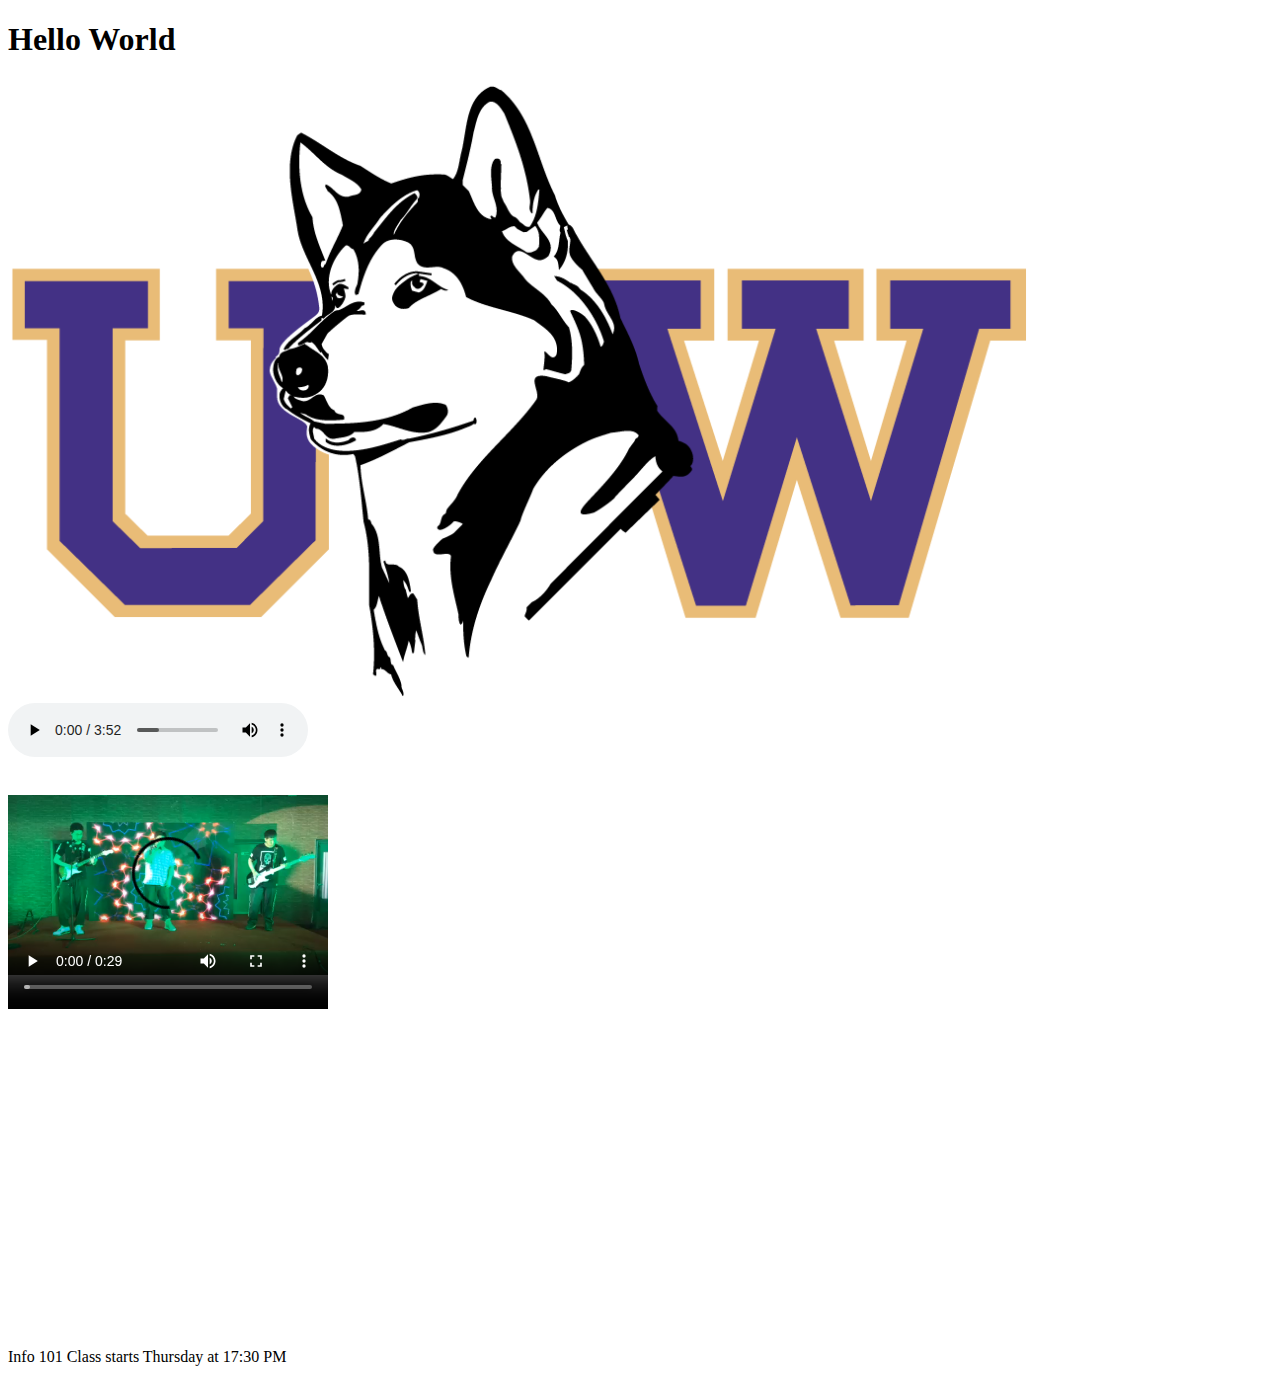
<file: embeddingOriginalWork.html>
<!DOCTYPE html>
<html>
     <head>
          <title>Hello World</title>   
     </head>
     <body>
          <h1>Hello World</h1>
          <img src="Huskies.jpg">
          <br>
          <audio controls>
               <source src="My Love.mp3">
          Your browser does not support the video tag.
          </audio>
          <br>
          <video width="320" height="248" controls>
               <source src="Band.mp4">
          Your browser does not support the video tag. 
          </video>
          <br>  
           <!-- 1. The <iframe> (and video player) will replace this <div> tag. -->
    <div id="player"></div>
    <script>
      // 2. This code loads the IFrame Player API code asynchronously.
      var tag = document.createElement('script');

      tag.src = "https://www.youtube.com/iframe_api";
      var firstScriptTag = document.getElementsByTagName('script')[0];
      firstScriptTag.parentNode.insertBefore(tag, firstScriptTag);

      // 3. This function creates an <iframe> (and YouTube player)
      //    after the API code downloads.
      var player;
      function onYouTubeIframeAPIReady() {
        player = new YT.Player('player', {
          height: '360',
          width: '640',
          videoId: 'M7lc1UVf-VE',
          events: {
            'onReady': onPlayerReady,
            'onStateChange': onPlayerStateChange
          }
        });
      }

      // 4. The API will call this function when the video player is ready.
      function onPlayerReady(event) {
        event.target.playVideo();
      }

      // 5. The API calls this function when the player's state changes.
      //    The function indicates that when playing a video (state=1),
      //    the player should play for six seconds and then stop.
      var done = false;
      function onPlayerStateChange(event) {
        if (event.data == YT.PlayerState.PLAYING && !done) {
          setTimeout(stopVideo, 6000);
          done = true;
        }
      }
      function stopVideo() {
        player.stopVideo();
      }
    </script>
    <iframe width="560" height="315" src="https://www.youtube-nocookie.com/embed/Q2379f783v4?start=180" frameborder="0" allow="autoplay; encrypted-media" allowfullscreen></iframe>
  </body>
</html>
    <body>
</html>
<p> Info 101 Class starts<time datetime="2017-10-04 17:30"> Thursday at 17:30 PM</time>
</file>
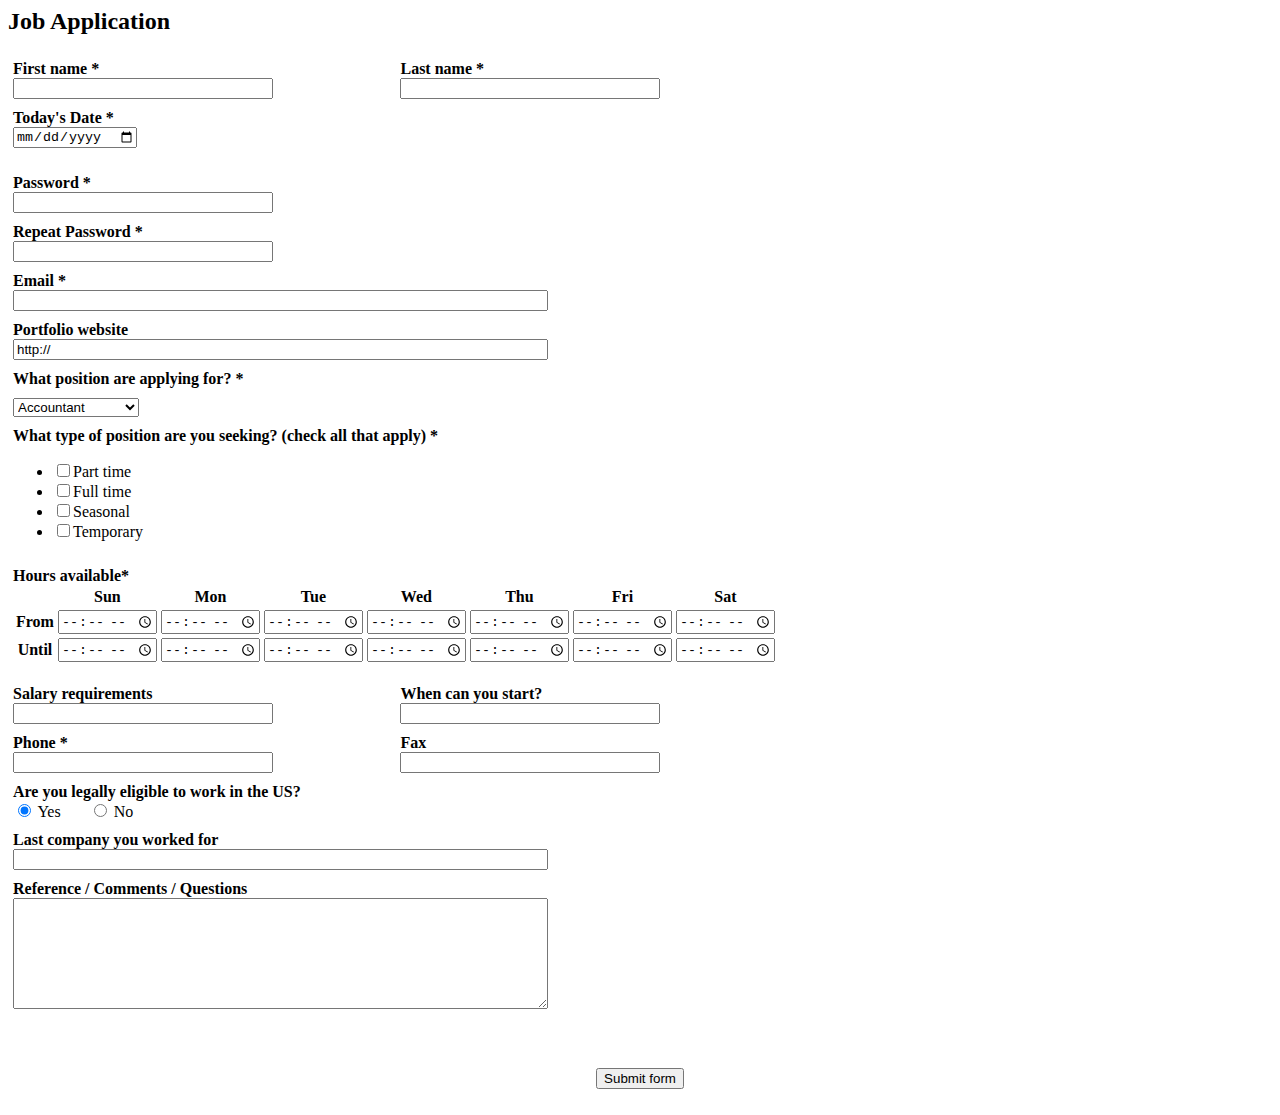
<file: jobApplicationForm.html>
<h2>Job Application</h2>

<form action="html_form_action.asp"method="post"></form>

<table border="0" cellpadding="5" cellspacing="0">
<tr>
<td style="width:50%">
<b>First name *</b><br />
<input name="First_Name" type="text" maxlength="50" style="width:260px" />
</td>
<td style="width:50%">
<b>Last name *</b><br />
<input name="Last_Name" type="text" maxlength="50" style="width:260px" />
</td>
</tr>
<tr>
<td colspan="4">

        <!doc Type Html>
        <html lang="en">
        <Head>
        <Meta char set="utf-8"/>
        <Title>Dates Example </Title>
        </head>
        <body>
        <form>
        <b>Today's Date * </b><br /><input type= "date" name="dateToday" placeholder="Today's Date" required>
    </td>
</tr>
<tr>
<td colspan="1">

<b>Password *</b><br />
<input name="Password" type="text" maxlength="50" style="width:260px" />
</td>
</tr>
<tr>
<td colspan="2">

<b>Repeat Password *</b><br />
<input name="Repeat Password" type="text" maxlength="50" style="width: 260px" />
</td>
</tr>
<tr>
<td colspan="2">

<b>Email *</b><br />
<input name="Email_Address" type="text" maxlength="100" style="width:535px" />
</td>
</tr>
<tr>
<td colspan="2">

<b>Portfolio website</b><br />
<input name="Portfolio" type="text" maxlength="255" value="http://" style="width:535px" />
</td>
</tr>
<tr>
<td colspan="2">

        <b> What position are applying for? *</b><br />

    </td>
</tr>
<tr>
<td colspan="2">


        <select name="job"> 
             <option value="Job 1">Accountant</option>
             <option value="Job 2">Human Resource</option> 
             <option value="Job 3">Technician</option>
             <option value="audi">Public Relation</option> </select>
            </td>
        </tr>
        <tr>
        <td colspan="2">

<b>What type of position are you seeking? (check all that apply) *</b><br />
<ul>
    <li><input name="position_pt" value="parttime" type="checkbox">Part time</li>
    <li><input name="position_ft" value="fulltime" type="checkbox">Full time</li>
    <li><input name="position_sl" value="seasonal" type="checkbox">Seasonal</li>
    <li><input name="position_tp" value="temporary" type="checkbox">Temporary</li>
</td>
</tr>
<tr>
<td colspan="2">

<b>Hours available*</b><br />
			<table>
				<tbody><tr>
					<td></td>
					<th>Sun</th>
					<th>Mon</th>
					<th>Tue</th>
					<th>Wed</th>
					<th>Thu</th>
					<th>Fri</th>
					<th>Sat</th>
				</tr>
				<tr>
					<th>From</th>
					<td><input size="5" name="su_from" type="time"></td>
					<td><input size="5" name="mo_from" type="time"></td>
					<td><input size="5" name="tu_from" type="time"></td>
					<td><input size="5" name="we_from" type="time"></td>
					<td><input size="5" name="th_from" type="time"></td>
					<td><input size="5" name="fr_from" type="time"></td>
					<td><input size="5" name="sa_from" type="time"></td>
				</tr>
				<tr>
					<th>Until</th>
					<td><input size="5" name="su_until" type="time"></td>
					<td><input size="5" name="mo_until" type="time"></td>
					<td><input size="5" name="tu_until" type="time"></td>
					<td><input size="5" name="we_until" type="time"></td>
					<td><input size="5" name="th_until" type="time"></td>
					<td><input size="5" name="fr_until" type="time"></td>
					<td><input size="5" name="sa_until" type="time"></td>
				</tr>
			</tbody></table>
		</div>
    </td>
</tr>
<tr>
<td colspan="2">

</ul>
</td>
</tr>
<tr>
<td style="width:50%">
<b>Salary requirements</b><br />
<input name="Salary" type="text" maxlength="50" style="width:260px" />
</td>
<td style="width:50%">
<b>When can you start?</b><br />
<input name="StartDate" type="text" maxlength="50" style="width:260px" />
</td>
</tr>
<tr>
<td style="width:50%">
<b>Phone *</b><br />
<input name="Phone" type="text" maxlength="50" style="width:260px" />
</td>
<td style="width:50%">
<b>Fax</b><br />
<input name="Fax" type="text" maxlength="50" style="width:260px" />
</td>
</tr>
<tr>
<td colspan="2">

<b>Are you legally eligible to work in the US?</b><br />
<input name="Relocate" type="radio" value="Yes" checked="checked" /> Yes &nbsp; &nbsp; &nbsp;
<input name="Relocate" type="radio" value="No" /> No &nbsp; &nbsp; &nbsp;
</td>
</tr>
<tr>
<td colspan="2">

<b>Last company you worked for</b><br />
<input name="Organization" type="text" maxlength="100" style="width:535px" />
</td>
</tr>
<tr>
<td colspan="2">
<b>Reference / Comments / Questions</b><br />
<textarea name="Reference" rows="7" cols="40" style="width:535px"></textarea>
</td>
</tr>
</table>
<br />
<div style="text-align:center;">
<table border="0" cellpadding="0" cellspacing="0" style="text-align:center; width:300px; margin:auto;">
<tr><td colspan="2" style="padding-bottom:18px;">

<br /><br />
<input value="Submit form" type="submit">
</div>
</form>
</file>
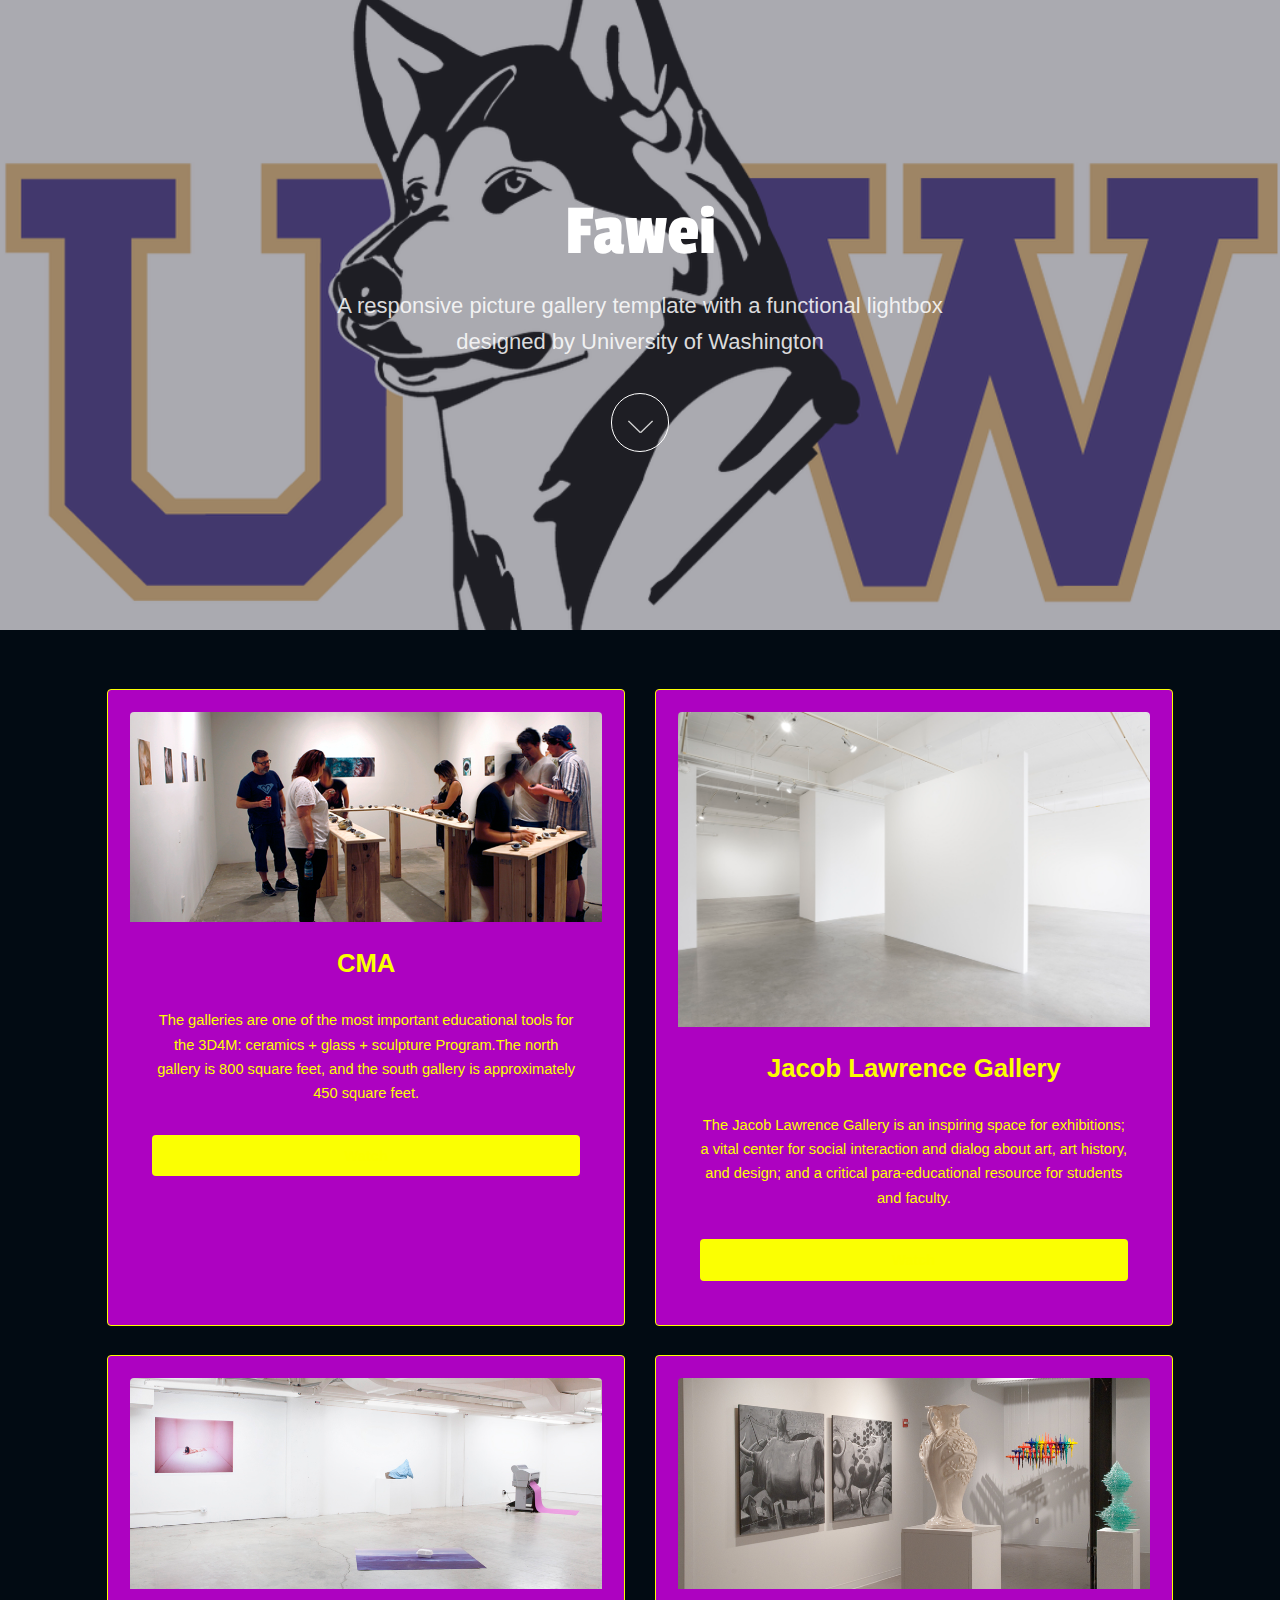
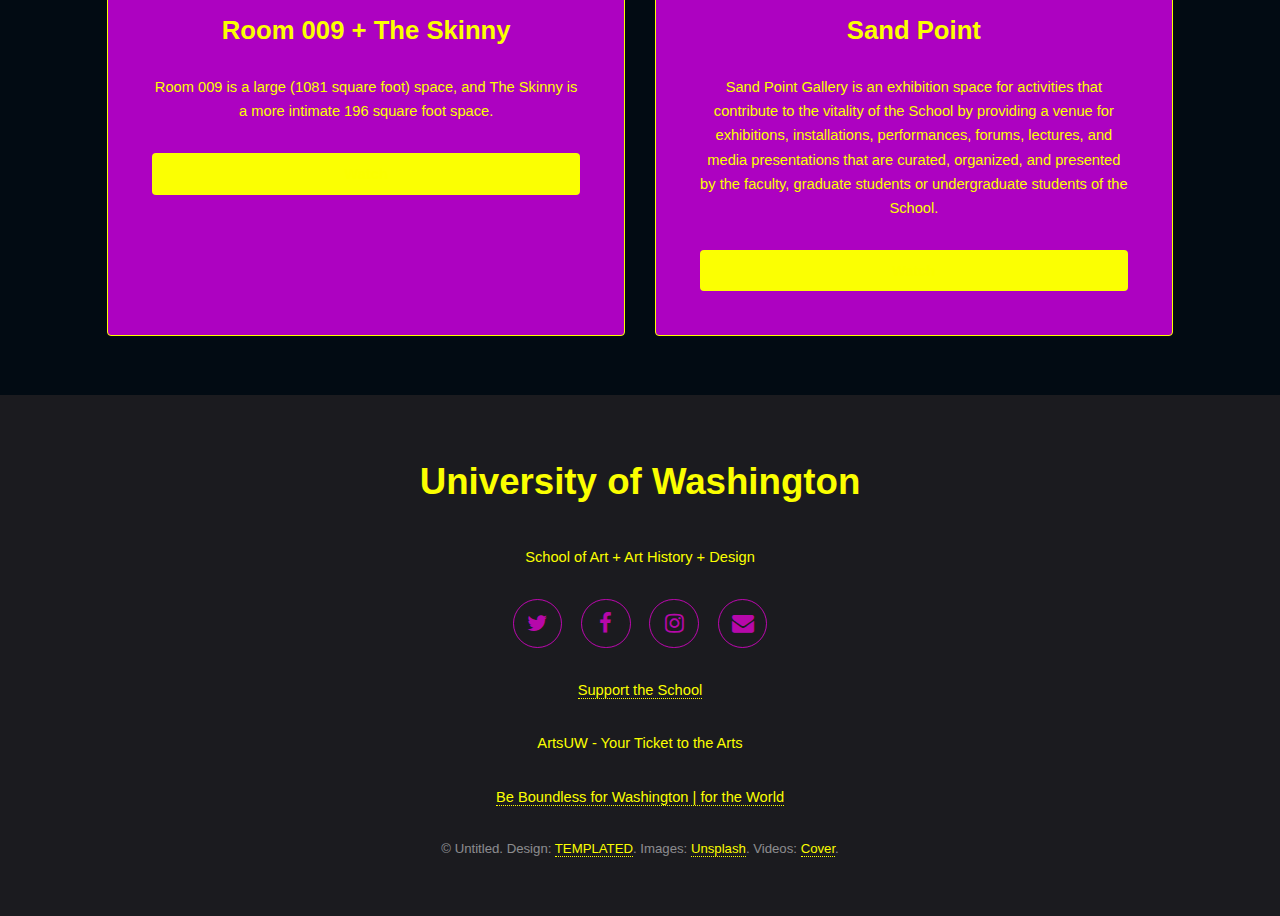
<file: myFunSite.html>
<!DOCTYPE HTML>
<!--
	Full Motion by TEMPLATED
	templated.co @templatedco
	Released for free under the Creative Commons Attribution 3.0 license (templated.co/license)
-->
<html>
	<head>
					<title>Fawei</title>
					<meta charset="utf-8" />
					<meta name="viewport" content="width=device-width, initial-scale=1" />
					<link rel="stylesheet" href="assets/css/main.css" />
	</head>
	<body id="top">

			<!-- Banner -->
			<!--
				To use a video as your background, set data-video to the name of your video without
				its extension (eg. images/banner). Your video must be available in both .mp4 and .webm
				formats to work correctly.
			-->
				<section id="banner" data-video="images/banner">
					<div class="inner">
						<header>
							<h1>Fawei</h1>
							<p>A responsive picture gallery template with a functional lightbox<br />
							designed by University of Washington</p>
						</header>
						<a href="#main" class="more">Learn More</a>
					</div>
				</section>

			<!-- Main -->
				<div id="main">
					<div class="inner">

					<!-- Boxes -->
						<div class="thumbnails">

							<div class="box">
								<a href="https://youtu.be/s6zR2T9vn2c" class="image fit"><img src="images/pic01.jpg" alt="" /></a>
								<div class="inner">
									<h3>CMA</h3>
									<p>The galleries are one of the most important educational tools for the 3D4M: ceramics + glass + sculpture Program.The north gallery is 800 square feet, and the south gallery is approximately 450 square feet. </p>
									<a href="https://youtu.be/s6zR2T9vn2c" class="button fit" data-poptrox="youtube,800x400">Watch</a>
								</div>
							</div>

							<div class="box">
								<a href="https://youtu.be/s6zR2T9vn2c" class="image fit"><img src="images/pic02.jpg" alt="" /></a>
								<div class="inner">
									<h3>Jacob Lawrence Gallery</h3>
									<p>The Jacob Lawrence Gallery is an inspiring space for exhibitions; a vital center for social interaction and dialog about art, art history, and design; and a critical para-educational resource for students and faculty.</p>
									<a href="https://youtu.be/s6zR2T9vn2c" class="button style2 fit" data-poptrox="youtube,800x400">Watch</a>
								</div>
							</div>
					
							<div class="box">
								<a href="https://youtu.be/s6zR2T9vn2c" class="image fit"><img src="images/pic03.jpg" alt="" /></a>
								<div class="inner">
									<h3>Room 009 + The Skinny</h3>
									<p>Room 009 is a large (1081 square foot) space, and The Skinny is a more intimate 196 square foot space.</p>
									<a href="https://youtu.be/s6zR2T9vn2c" class="button style2 fit" data-poptrox="youtube,800x400">Watch</a>
								</div>
							</div>

							<div class="box">
								<a href="https://youtu.be/s6zR2T9vn2c" class="image fit"><img src="images/pic04.jpg" alt="" /></a>
								<div class="inner">
									<h3>Sand Point</h3>
									<p>Sand Point Gallery is an exhibition space for activities that contribute to the vitality of the School by providing a venue for exhibitions, installations, performances, forums, lectures, and media presentations that are curated, organized, and presented by the faculty, graduate students or undergraduate students of the School.</p>
									<a href="https://youtu.be/s6zR2T9vn2c" class="button style3 fit" data-poptrox="youtube,800x400">Watch</a>
								</div>
							</div>

						</div>

					</div>
				</div>

			<!-- Footer -->
				<footer id="footer">
					<div class="inner">
						<h2>University of Washington</h2>
						<p>School of Art + Art History + Design</p>

						<ul class="icons">
							<li><a href="#" class="icon fa-twitter"><span class="label">Twitter</span></a></li>
							<li><a href="#" class="icon fa-facebook"><span class="label">Facebook</span></a></li>
							<li><a href="#" class="icon fa-instagram"><span class="label">Instagram</span></a></li>
							<li><a href="#" class="icon fa-envelope"><span class="label">Email</span></a></li>
						</ul>
						<p><a class="soa-button" href="/support-us">Support the School</a></p>
						<p><a href="http://www.artsuw.org"><span class="social-media-artsuwbadge-white" style="display: block;">ArtsUW - Your Ticket to the Arts</span></a></p>
						<p><a class="campaign-tagline-link" href="https://artsci.washington.edu/boundless">Be Boundless for Washington | for the World</a></p>
						  
						  </section><section class="block block-block block-block-11">
						</ul>
						<p class="copyright">&copy; Untitled. Design: <a href="https://templated.co">TEMPLATED</a>. Images: <a href="https://unsplash.com/">Unsplash</a>. Videos: <a href="http://coverr.co/">Cover</a>.</p>
					</div>
					
				</footer>

		<!-- Scripts -->
			<script src="assets/js/jquery.min.js"></script>
			<script src="assets/js/jquery.scrolly.min.js"></script>
			<script src="assets/js/jquery.poptrox.min.js"></script>
			<script src="assets/js/skel.min.js"></script>
			<script src="assets/js/util.js"></script>
			<script src="assets/js/main.js"></script>

	</body>
</html>
</file>
<file: assets/css/main.css>
@charset "UTF-8";
@import url(font-awesome.min.css);
@import url("https://fonts.googleapis.com/css?family=Source+Sans+Pro:300,400|Passion+One:400");

/*
	Full Motion by TEMPLATED
	templated.co @templatedco
	Released for free under the Creative Commons Attribution 3.0 license (templated.co/license)
*/

/* Reset */

	html, body, div, span, applet, object, iframe, h1, h2, h3, h4, h5, h6, p, blockquote, pre, a, abbr, acronym, address, big, cite, code, del, dfn, em, img, ins, kbd, q, s, samp, small, strike, strong, sub, sup, tt, var, b, u, i, center, dl, dt, dd, ol, ul, li, fieldset, form, label, legend, table, caption, tbody, tfoot, thead, tr, th, td, article, aside, canvas, details, embed, figure, figcaption, footer, header, hgroup, menu, nav, output, ruby, section, summary, time, mark, audio, video {
		margin: 0;
		padding: 0;
		border: 0;
		font-size: 100%;
		font: inherit;
		vertical-align: baseline;
	}

	article, aside, details, figcaption, figure, footer, header, hgroup, menu, nav, section {
		display: block;
	}

	body {
		line-height: 1;
	}

	ol, ul {
		list-style: none;
	}

	blockquote, q {
		quotes: none;
	}

	blockquote:before, blockquote:after, q:before, q:after {
		content: '';
		content: none;
	}

	table {
		border-collapse: collapse;
		border-spacing: 0;
	}

	body {
		-webkit-text-size-adjust: none;
	}

/* Box Model */

*, *:before, *:after {
	-moz-box-sizing: border-box;
	-webkit-box-sizing: border-box;
	box-sizing: border-box;
}

/* Basic */

	@-ms-viewport {
		width: device-width;
	}

	body {
		-ms-overflow-style: scrollbar;
	}

	@media screen and (max-width: 480px) {

		html, body {
			min-width: 320px;
		}

	}

	body {
		background: #202024;
	}

		body.is-loading *, body.is-loading *:before, body.is-loading *:after {
			-moz-animation: none !important;
			-webkit-animation: none !important;
			-ms-animation: none !important;
			animation: none !important;
			-moz-transition: none !important;
			-webkit-transition: none !important;
			-ms-transition: none !important;
			transition: none !important;
		}

/* Type */

	body, input, select, textarea {
		color: rgba(255, 255, 255, 0.75);
		font-family: "Source Sans Pro", sans-serif;
		font-size: 14pt;
		font-weight: 300;
		line-height: 1.65;
	}

		@media screen and (max-width: 1680px) {

			body, input, select, textarea {
				font-size: 11pt;
			}

		}

		@media screen and (max-width: 1280px) {

			body, input, select, textarea {
				font-size: 11pt;
			}

		}

		@media screen and (max-width: 980px) {

			body, input, select, textarea {
				font-size: 12pt;
			}

		}

		@media screen and (max-width: 736px) {

			body, input, select, textarea {
				font-size: 12pt;
			}

		}

		@media screen and (max-width: 480px) {

			body, input, select, textarea {
				font-size: 12pt;
			}

		}

	a {
		-moz-transition: background-color 0.2s ease-in-out, color 0.2s ease-in-out;
		-webkit-transition: background-color 0.2s ease-in-out, color 0.2s ease-in-out;
		-ms-transition: background-color 0.2s ease-in-out, color 0.2s ease-in-out;
		transition: background-color 0.2s ease-in-out, color 0.2s ease-in-out;
		color: hsla(295, 100%, 49%, 0.75);
		text-decoration: none;
		border-bottom: 1px dotted;
		outline: 0;
	}

		a:hover {
			color: hsl(298, 79%, 51%);
			border: none;
		}

	strong, b {
		color: rgb(3, 3, 3);
		font-weight: 400;
	}

	em, i {
		font-style: italic;
	}

	p {
		margin: 0 0 2em 0;
	}

	h1, h2, h3, h4, h5, h6 {
		color: #ff00eace;
		font-weight: 400;
		line-height: 1.5;
		margin: 0 0 1em 0;
	}

		h1 a, h2 a, h3 a, h4 a, h5 a, h6 a {
			color: inherit;
			text-decoration: none;
		}

	h2 {
		font-size: 1.75em;
	}

	h3 {
		font-size: 1.35em;
	}

	h4 {
		font-size: 1.1em;
	}

	h5 {
		font-size: 0.9em;
	}

	h6 {
		font-size: 0.7em;
	}

	sub {
		font-size: 0.8em;
		position: relative;
		top: 0.5em;
	}

	sup {
		font-size: 0.8em;
		position: relative;
		top: -0.5em;
	}

	blockquote {
		border-left: solid 4px rgba(144, 144, 144, 0.25);
		font-style: italic;
		margin: 0 0 2em 0;
		padding: 0.5em 0 0.5em 2em;
	}

	code {
		background: rgba(144, 144, 144, 0.075);
		border-radius: 4px;
		border: solid 1px rgba(144, 144, 144, 0.25);
		font-family: "Courier New", monospace;
		font-size: 0.9em;
		margin: 0 0.25em;
		padding: 0.25em 0.65em;
	}

	pre {
		-webkit-overflow-scrolling: touch;
		font-family: "Courier New", monospace;
		font-size: 0.9em;
		margin: 0 0 2em 0;
	}

		pre code {
			display: block;
			line-height: 1.75;
			padding: 1em 1.5em;
			overflow-x: auto;
		}

	hr {
		border: 0;
		border-bottom: solid 1px rgba(144, 144, 144, 0.25);
		margin: 2em 0;
	}

		hr.major {
			margin: 3em 0;
		}

	.align-left {
		text-align: left;
	}

	.align-center {
		text-align: center;
	}

	.align-right {
		text-align: right;
	}
/* Type */

body {
	background-color: #020B13;
	color: #fbff00;
}

body, input, select, textarea {
	font-family: "Signika", sans-serif;
	font-size: 13pt;
	font-weight: 300;
	line-height: 1.65;
}

	@media screen and (max-width: 1680px) {

		body, input, select, textarea {
			font-size: 11pt;
		}

	}

	@media screen and (max-width: 1280px) {

		body, input, select, textarea {
			font-size: 11pt;
		}

	}

	@media screen and (max-width: 980px) {

		body, input, select, textarea {
			font-size: 12pt;
		}

	}

	@media screen and (max-width: 736px) {

		body, input, select, textarea {
			font-size: 12pt;
		}

	}

	@media screen and (max-width: 480px) {

		body, input, select, textarea {
			font-size: 12pt;
		}

	}

a {
	-moz-transition: color 0.2s ease-in-out;
	-webkit-transition: color 0.2s ease-in-out;
	-ms-transition: color 0.2s ease-in-out;
	transition: color 0.2s ease-in-out;
	text-decoration: none;
}

strong, b {
	font-weight: 700;
}

em, i {
	font-style: italic;
}

p {
	margin: 0 0 2em 0;
}

h1, h2, h3, h4, h5, h6 {
	font-weight: 700;
	line-height: 1.5;
	margin: 0 0 1em 0;
}

	h1 a, h2 a, h3 a, h4 a, h5 a, h6 a {
		color: inherit;
		text-decoration: none;
	}

h2 {
	font-size: 2.5em;
}

	@media screen and (max-width: 736px) {

		h2 {
			font-size: 2em;
		}

	}

	@media screen and (max-width: 480px) {

		h2 {
			font-size: 1.5em;
		}

	}

h3 {
	font-size: 1.75em;
}

	@media screen and (max-width: 736px) {

		h3 {
			font-size: 1.5em;
		}

	}

	@media screen and (max-width: 480px) {

		h3 {
			font-size: 1.25em;
		}

	}

h4 {
	font-size: 1.5em;
}

h5 {
	font-size: 0.9em;
}

h6 {
	font-size: 0.7em;
}

sub {
	font-size: 0.8em;
	position: relative;
	top: 0.5em;
}

sup {
	font-size: 0.8em;
	position: relative;
	top: -0.5em;
}

blockquote {
	border-left: solid 4px;
	font-style: italic;
	margin: 0 0 2em 0;
	padding: 0.5em 0 0.5em 2em;
}

code {
	border-radius: 4px;
	border: solid 1px;
	font-family: "Courier New", monospace;
	font-size: 0.9em;
	margin: 0 0.25em;
	padding: 0.25em 0.65em;
}

pre {
	-webkit-overflow-scrolling: touch;
	font-family: "Courier New", monospace;
	font-size: 0.9em;
	margin: 0 0 2em 0;
}

	pre code {
		display: block;
		line-height: 1.75;
		padding: 1em 1.5em;
		overflow-x: auto;
	}

hr {
	border: 0;
	border-bottom: solid 1px;
	margin: 2em 0;
}

	hr.major {
		margin: 3em 0;
	}

.align-left {
	text-align: left;
}

.align-center {
	text-align: center;
}

.align-right {
	text-align: right;
}

input, select, textarea {
	color: #fbff00;
}

a {
	color: #fbff00;
}

	a:hover {
		color: rgba(193, 199, 205, 0.5);
	}

strong, b {
	color: #fbff00;
}

h1, h2, h3, h4, h5, h6 {
	color: #fbff00;
}

blockquote {
	border-left-color: rgba(255, 255, 255, 0.15);
}

code {
	background: rgba(255, 255, 255, 0.075);
	border-color: rgba(255, 255, 255, 0.15);
}

hr {
	border-bottom-color: rgba(255, 255, 255, 0.15);
}

/* Section/Article */

	section.special, article.special {
		text-align: center;
	}

	header p {
		color: rgba(255, 255, 255, 0.5);
		position: relative;
		margin: 0 0 1.5em 0;
	}

	header h2 + p {
		font-size: 1.25em;
		margin-top: -1em;
	}

	header h3 + p {
		font-size: 1.1em;
		margin-top: -0.8em;
	}

	header h4 + p,
	header h5 + p,
	header h6 + p {
		font-size: 0.9em;
		margin-top: -0.6em;
	}

/* Box */

	.thumbnails {
		display: -moz-flex;
		display: -webkit-flex;
		display: -ms-flex;
		display: flex;
		-moz-align-items: stretch;
		-webkit-align-items: stretch;
		-ms-align-items: stretch;
		align-items: stretch;
		-moz-justify-content: center;
		-webkit-justify-content: center;
		-ms-justify-content: center;
		justify-content: center;
		-moz-flex-wrap: wrap;
		-webkit-flex-wrap: wrap;
		-ms-flex-wrap: wrap;
		flex-wrap: wrap;
	}

		.thumbnails .box {
			margin: 0 1em 2em 1em;
			width: 30%;
		}

			@media screen and (max-width: 1280px) {

				.thumbnails .box {
					width: 45%;
				}

			}

			@media screen and (max-width: 736px) {

				.thumbnails .box {
					width: 100%;
				}

			}

/* Form */

	form {
		margin: 0 0 2em 0;
	}

	label {
		color: #f30909;
		display: block;
		font-size: 0.9em;
		font-weight: 400;
		margin: 0 0 1em 0;
	}

	input[type="text"],
	input[type="password"],
	input[type="email"],
	input[type="tel"],
	select,
	textarea {
		-moz-appearance: none;
		-webkit-appearance: none;
		-ms-appearance: none;
		appearance: none;
		background: rgba(144, 144, 144, 0.075);
		border-radius: 4px;
		border: none;
		border: solid 1px rgba(144, 144, 144, 0.25);
		color: inherit;
		display: block;
		outline: 0;
		padding: 0 1em;
		text-decoration: none;
		width: 100%;
	}

		input[type="text"]:invalid,
		input[type="password"]:invalid,
		input[type="email"]:invalid,
		input[type="tel"]:invalid,
		select:invalid,
		textarea:invalid {
			box-shadow: none;
		}

		input[type="text"]:focus,
		input[type="password"]:focus,
		input[type="email"]:focus,
		input[type="tel"]:focus,
		select:focus,
		textarea:focus {
			border-color: #ff8686;
			box-shadow: 0 0 0 1px #ff8686;
		}

	.select-wrapper {
		text-decoration: none;
		display: block;
		position: relative;
	}

		.select-wrapper:before {
			content: "";
			-moz-osx-font-smoothing: grayscale;
			-webkit-font-smoothing: antialiased;
			font-family: FontAwesome;
			font-style: normal;
			font-weight: normal;
			text-transform: none !important;
		}

		.select-wrapper:before {
			color: rgba(144, 144, 144, 0.25);
			display: block;
			height: 2.75em;
			line-height: 2.75em;
			pointer-events: none;
			position: absolute;
			right: 0;
			text-align: center;
			top: 0;
			width: 2.75em;
		}

		.select-wrapper select::-ms-expand {
			display: none;
		}

	input[type="text"],
	input[type="password"],
	input[type="email"],
	select {
		height: 2.75em;
	}

	textarea {
		padding: 0.75em 1em;
	}

	input[type="checkbox"],
	input[type="radio"] {
		-moz-appearance: none;
		-webkit-appearance: none;
		-ms-appearance: none;
		appearance: none;
		display: block;
		float: left;
		margin-right: -2em;
		opacity: 0;
		width: 1em;
		z-index: -1;
	}

		input[type="checkbox"] + label,
		input[type="radio"] + label {
			text-decoration: none;
			color: rgba(255, 255, 255, 0.75);
			cursor: pointer;
			display: inline-block;
			font-size: 1em;
			font-weight: 300;
			padding-left: 2.4em;
			padding-right: 0.75em;
			position: relative;
		}

			input[type="checkbox"] + label:before,
			input[type="radio"] + label:before {
				-moz-osx-font-smoothing: grayscale;
				-webkit-font-smoothing: antialiased;
				font-family: FontAwesome;
				font-style: normal;
				font-weight: normal;
				text-transform: none !important;
			}

			input[type="checkbox"] + label:before,
			input[type="radio"] + label:before {
				background: rgba(144, 144, 144, 0.075);
				border-radius: 4px;
				border: solid 1px rgba(144, 144, 144, 0.25);
				content: '';
				display: inline-block;
				height: 1.65em;
				left: 0;
				line-height: 1.58125em;
				position: absolute;
				text-align: center;
				top: 0;
				width: 1.65em;
			}

		input[type="checkbox"]:checked + label:before,
		input[type="radio"]:checked + label:before {
			background: #ff8686;
			border-color: #ff8686;
			color: hsl(0, 100%, 50%);
			content: '\f00c';
		}

		input[type="checkbox"]:focus + label:before,
		input[type="radio"]:focus + label:before {
			border-color: #ff8686;
			box-shadow: 0 0 0 1px #ff8686;
		}

	input[type="checkbox"] + label:before {
		border-radius: 4px;
	}

	input[type="radio"] + label:before {
		border-radius: 100%;
	}

	::-webkit-input-placeholder {
		color: rgb(244, 248, 3) !important;
		opacity: 1.0;
	}

	:-moz-placeholder {
		color: rgb(244, 248, 3)!important;
		opacity: 1.0;
	}

	::-moz-placeholder {
		color: rgb(244, 248, 3) !important;
		opacity: 1.0;
	}

	:-ms-input-placeholder {
		color: rgba(255, 255, 255, 0.5) !important;
		opacity: 1.0;
	}

	.formerize-placeholder {
		color: hsla(295, 100%, 50%, 0.74) !important;
		opacity: 1.0;
	}

/* Box */

	.box {
		border-radius: 4px;
		margin-bottom: 2em;
		background: hsla(295, 100%, 50%, 0.74);
		text-align: center;
	}

		.box > :last-child,
		.box > :last-child > :last-child,
		.box > :last-child > :last-child > :last-child {
			margin-bottom: 0;
		}

		.box .image.fit {
			margin: 0;
		}

		.box .image img {
			border-radius: 4px 4px 0 0;
		}

		.box .inner {
			padding: 1.5em;
			width: 100% !important;
		}

			@media screen and (max-width: 480px) {

				.box .inner {
					padding: 1em;
				}

			}

		.box.alt {
			border: 0;
			border-radius: 0;
			padding: 0;
		}

/* Icon */

	.icon {
		text-decoration: none;
		border-bottom: none;
		position: relative;
	}

		.icon:before {
			-moz-osx-font-smoothing: grayscale;
			-webkit-font-smoothing: antialiased;
			font-family: FontAwesome;
			font-style: normal;
			font-weight: normal;
			text-transform: none !important;
		}

		.icon > .label {
			display: none;
		}

/* Image */

	.image {
		border-radius: 4px;
		border: 0;
		display: inline-block;
		position: relative;
	}

		.image img {
			border-radius: 4px;
			display: block;
		}

		.image.left, .image.right {
			max-width: 60%;
		}

			.image.left img, .image.right img {
				width: 100%;
			}

		.image.left {
			float: left;
			padding: 0 1.5em 1em 0;
			top: 0.25em;
		}

		.image.right {
			float: right;
			padding: 0 0 1em 1.5em;
			top: 0.25em;
		}

		.image.fit {
			display: block;
			margin: 0 0 2em 0;
			width: 100%;
		}

			.image.fit img {
				width: 100%;
			}

		.image.main {
			display: block;
			margin: 0 0 3em 0;
			width: 100%;
		}

			.image.main img {
				width: 100%;
			}

/* List */

	ol {
		list-style: decimal;
		margin: 0 0 2em 0;
		padding-left: 1.25em;
	}

		ol li {
			padding-left: 0.25em;
		}

	ul {
		list-style: disc;
		margin: 0 0 2em 0;
		padding-left: 1em;
	}

		ul li {
			padding-left: 0.5em;
		}

		ul.alt {
			list-style: none;
			padding-left: 0;
		}

			ul.alt li {
				border-top: solid 1px rgba(144, 144, 144, 0.25);
				padding: 0.5em 0;
			}

				ul.alt li:first-child {
					border-top: 0;
					padding-top: 0;
				}

		ul.icons {
			cursor: default;
			list-style: none;
			padding-left: 0;
		}

			ul.icons li {
				display: inline-block;
				text-align: center;
				padding-left: 0;
				padding-right: 1em;
			}

				ul.icons li a {
					display: block;
					border-radius: 100%;
					margin: 0;
					padding: 0.5em;
					border: solid 1px hsla(305, 100%, 50%, 0.705);
					color: hsla(305, 100%, 50%, 0.705);
				}

					ul.icons li a:before {
						font-size: 1.5em;
						display: block;
						width: 1.5em;
						height: 1.5em;
						line-height: 1.5em;
					}

					ul.icons li a:hover {
						background-color: #00f7ff;
						color: #fffb00;
					}

				ul.icons li:last-child {
					padding-right: 0;
				}

		ul.actions {
			cursor: default;
			list-style: none;
			padding-left: 0;
		}

			ul.actions li {
				display: inline-block;
				padding: 0 1em 0 0;
				vertical-align: middle;
			}

				ul.actions li:last-child {
					padding-right: 0;
				}

			ul.actions.small li {
				padding: 0 0.5em 0 0;
			}

			ul.actions.vertical li {
				display: block;
				padding: 1em 0 0 0;
			}

				ul.actions.vertical li:first-child {
					padding-top: 0;
				}

				ul.actions.vertical li > * {
					margin-bottom: 0;
				}

			ul.actions.vertical.small li {
				padding: 0.5em 0 0 0;
			}

				ul.actions.vertical.small li:first-child {
					padding-top: 0;
				}

			ul.actions.fit {
				display: table;
				margin-left: -1em;
				padding: 0;
				table-layout: fixed;
				width: calc(100% + 1em);
			}

				ul.actions.fit li {
					display: table-cell;
					padding: 0 0 0 1em;
				}

					ul.actions.fit li > * {
						margin-bottom: 0;
					}

				ul.actions.fit.small {
					margin-left: -0.5em;
					width: calc(100% + 0.5em);
				}

					ul.actions.fit.small li {
						padding: 0 0 0 0.5em;
					}

			@media screen and (max-width: 480px) {

				ul.actions {
					margin: 0 0 2em 0;
				}

					ul.actions li {
						padding: 1em 0 0 0;
						display: block;
						text-align: center;
						width: 100%;
					}

						ul.actions li:first-child {
							padding-top: 0;
						}

						ul.actions li > * {
							width: 100%;
							margin: 0 !important;
						}

							ul.actions li > *.icon:before {
								margin-left: -2em;
							}

					ul.actions.small li {
						padding: 0.5em 0 0 0;
					}

						ul.actions.small li:first-child {
							padding-top: 0;
						}

			}

	dl {
		margin: 0 0 2em 0;
	}

		dl dt {
			display: block;
			font-weight: 400;
			margin: 0 0 1em 0;
		}

		dl dd {
			margin-left: 2em;
		}

/* Table */

	.table-wrapper {
		-webkit-overflow-scrolling: touch;
		overflow-x: auto;
	}

	table {
		margin: 0 0 2em 0;
		width: 100%;
	}

		table tbody tr {
			border: solid 1px rgb(255, 238, 0);
			border-left: 0;
			border-right: 0;
		}

			table tbody tr:nth-child(2n + 1) {
				background-color: rgb(255, 238, 0);
			}

		table td {
			padding: 0.75em 0.75em;
		}

		table th {
			color: yellow;
			font-size: 0.9em;
			font-weight: 400;
			padding: 0 0.75em 0.75em 0.75em;
			text-align: left;
		}

		table thead {
			border-bottom: solid 2px rgb(255, 238, 0);
		}

		table tfoot {
			border-top: solid 2px rgb(255, 238, 0);
		}

		table.alt {
			border-collapse: separate;
		}

			table.alt tbody tr td {
				border: solid 1pxrgb(255, 238, 0);
				border-left-width: 0;
				border-top-width: 0;
			}

				table.alt tbody tr td:first-child {
					border-left-width: 1px;
				}

			table.alt tbody tr:first-child td {
				border-top-width: 1px;
			}

			table.alt thead {
				border-bottom: 0;
			}

			table.alt tfoot {
				border-top: 0;
			}
/* Box */

.box {
	border-radius: 4px;
	border: solid 1px;
	margin-bottom: 2em;
	padding: 1.5em;
}

	.box > :last-child,
	.box > :last-child > :last-child,
	.box > :last-child > :last-child > :last-child {
		margin-bottom: 0;
	}

	.box.alt {
		border: 0;
		border-radius: 0;
		padding: 0;
	}

.box {
	border-color:yellow(255, 251, 0, 0.15);
}
		

/* Button */

input[type="submit"],
input[type="reset"],
input[type="button"],
button,
.button {
	-moz-appearance: none;
	-webkit-appearance: none;
	-ms-appearance: none;
	appearance: none;
	-moz-transition: background-color 0.2s ease-in-out, color 0.2s ease-in-out;
	-webkit-transition: background-color 0.2s ease-in-out, color 0.2s ease-in-out;
	-ms-transition: background-color 0.2s ease-in-out, color 0.2s ease-in-out;
	transition: background-color 0.2s ease-in-out, color 0.2s ease-in-out;
	border-radius: 4px;
	border: 0;
	cursor: pointer;
	display: inline-block;
	font-weight: 700;
	height: 2.85em;
	line-height: 2.95em;
	padding: 0 1.5em;
	text-align: center;
	text-decoration: none;
	white-space: nowrap;
}

	input[type="submit"].icon,
	input[type="reset"].icon,
	input[type="button"].icon,
	button.icon,
	.button.icon {
		padding-left: 1.35em;
	}

		input[type="submit"].icon:before,
		input[type="reset"].icon:before,
		input[type="button"].icon:before,
		button.icon:before,
		.button.icon:before {
			margin-right: 0.5em;
		}

	input[type="submit"].fit,
	input[type="reset"].fit,
	input[type="button"].fit,
	button.fit,
	.button.fit {
		display: block;
		margin: 0 0 1em 0;
		width: 100%;
	}

	input[type="submit"].small,
	input[type="reset"].small,
	input[type="button"].small,
	button.small,
	.button.small {
		font-size: 0.8em;
	}

	input[type="submit"].big,
	input[type="reset"].big,
	input[type="button"].big,
	button.big,
	.button.big {
		font-size: 1.35em;
	}

	input[type="submit"].disabled, input[type="submit"]:disabled,
	input[type="reset"].disabled,
	input[type="reset"]:disabled,
	input[type="button"].disabled,
	input[type="button"]:disabled,
	button.disabled,
	button:disabled,
	.button.disabled,
	.button:disabled {
		-moz-pointer-events: none;
		-webkit-pointer-events: none;
		-ms-pointer-events: none;
		pointer-events: none;
		opacity: 0.25;
	}

	@media screen and (max-width: 480px) {

		input[type="submit"],
		input[type="reset"],
		input[type="button"],
		button,
		.button {
			padding: 0;
		}

	}

input[type="submit"],
input[type="reset"],
input[type="button"],
button,
.button {
	background-color: #fbff02;
	color: hsl(61, 100%, 50%) !important;
}

	input[type="submit"]:hover,
	input[type="reset"]:hover,
	input[type="button"]:hover,
	button:hover,
	.button:hover {
		background-color: purple;
	}

	input[type="submit"]:active,
	input[type="reset"]:active,
	input[type="button"]:active,
	button:active,
	.button:active {
		background-color: purple;
	}

	input[type="submit"].alt,
	input[type="reset"].alt,
	input[type="button"].alt,
	button.alt,
	.button.alt {
		box-shadow: inset 0 0 0 2px #94961c;
		color: yellow !important;
	}

		input[type="submit"].alt:hover,
		input[type="reset"].alt:hover,
		input[type="button"].alt:hover,
		button.alt:hover,
		.button.alt:hover {
			background-color: hsl(0, 77%, 49%);
		}

		input[type="submit"].alt:active,
		input[type="reset"].alt:active,
		input[type="button"].alt:active,
		button.alt:active,
		.button.alt:active {
			background-color: #ff0000;
		}

		input[type="submit"].alt.icon:before,
		input[type="reset"].alt.icon:before,
		input[type="button"].alt.icon:before,
		button.alt.icon:before,
		.button.alt.icon:before {
			color: yellow;
		}

	input[type="submit"].special,
	input[type="reset"].special,
	input[type="button"].special,
	button.special,
	.button.special {
		background-color: #062038;
		color: yellow; !important;
	}

		input[type="submit"].special:hover,
		input[type="reset"].special:hover,
		input[type="button"].special:hover,
		button.special:hover,
		.button.special:hover {
			background-color: purple;
		}

		input[type="submit"].special:active,
		input[type="reset"].special:active,
		input[type="button"].special:active,
		button.special:active,
		.button.special:active {
			background-color: purple;
		}


/* Poptrox */

	.poptrox-popup {
		-moz-box-sizing: content-box;
		-webkit-box-sizing: content-box;
		-ms-box-sizing: content-box;
		box-sizing: content-box;
		background: #000;
		box-shadow: 0 0.5em 3em 0 rgba(0, 0, 0, 0.25);
		border-radius: 4px;
		padding: 2em;
		overflow: hidden;
	}

		.poptrox-popup .closer {
			-moz-transition: opacity 0.2s ease-in-out;
			-webkit-transition: opacity 0.2s ease-in-out;
			-ms-transition: opacity 0.2s ease-in-out;
			transition: opacity 0.2s ease-in-out;
			text-decoration: none;
			position: absolute;
			top: .5em;
			right: .5em;
			z-index: 11000;
			-webkit-tap-highlight-color: rgba(255, 255, 255, 0);
			white-space: nowrap;
			text-indent: 2em;
			overflow: hidden;
			width: 2em;
			height: 2em;
			display: block;
		}

			.poptrox-popup .closer:before {
				content: "\f00d";
				-moz-osx-font-smoothing: grayscale;
				-webkit-font-smoothing: antialiased;
				font-family: FontAwesome;
				font-style: normal;
				font-weight: normal;
				text-transform: none !important;
				display: block;
				position: relative;
				text-indent: 0;
				border-radius: 100%;
				box-shadow: inset 0 0 0 1px rgba(255, 255, 255, 0.25);
				color: #ffffff !important;
				width: 2em;
				height: 2em;
				line-height: 2em;
			}

		.poptrox-popup:hover .closer {
			opacity: 0.5;
		}

		.poptrox-popup:hover .closer:hover {
			opacity: 1.0;
		}

		@media screen and (max-width: 736px) {

			.poptrox-popup {
				padding: 0;
			}

				.poptrox-popup .closer {
					display: none !important;
				}

		}

/* Flex */

.flex {
	display: -ms-flexbox;
	-ms-flex-pack: justify;
	display: -moz-flex;
	display: -webkit-flex;
	display: -ms-flex;
	display: flex;
	-moz-flex-wrap: wrap;
	-webkit-flex-wrap: wrap;
	-ms-flex-wrap: wrap;
	flex-wrap: wrap;
	-moz-justify-content: space-between;
	-webkit-justify-content: space-between;
	-ms-justify-content: space-between;
	justify-content: space-between;
}

	.flex.flex-2, .flex.flex-3 {
		-moz-align-items: stretch;
		-webkit-align-items: stretch;
		-ms-align-items: stretch;
		align-items: stretch;
	}

	.flex.flex-2 .col {
		width: 48%;
	}

	.flex.flex-3 .col {
		width: 31%;
	}

	.flex.flex-4 .col {
		width: 22%;
	}

	.flex.flex-tabs {
		-moz-flex-wrap: nowrap;
		-webkit-flex-wrap: nowrap;
		-ms-flex-wrap: nowrap;
		flex-wrap: nowrap;
	}

		.flex.flex-tabs ul {
			width: 20%;
		}

		.flex.flex-tabs .tabs {
			width: 77%;
		}

	@media screen and (max-width: 980px) {

		.flex.flex-4 .col {
			width: 48%;
		}

		.flex.flex-tabs ul {
			width: 30%;
		}

		.flex.flex-tabs .tabs {
			width: 67%;
		}

		.flex.flex-tabs .flex-3 .col {
			width: 48%;
		}

	}

	@media screen and (max-width: 736px) {

		.flex.flex-2 .col, .flex.flex-3 .col, .flex.flex-4 .col {
			width: 100%;
		}

		.flex.flex-tabs {
			-moz-flex-wrap: wrap;
			-webkit-flex-wrap: wrap;
			-ms-flex-wrap: wrap;
			flex-wrap: wrap;
		}

			.flex.flex-tabs ul {
				width: 100%;
			}

			.flex.flex-tabs .tabs {
				width: 100%;
			}

			.flex.flex-tabs .flex-3 .col {
				width: 100%;
			}

	}


/* Icon */

.icon {
	text-decoration: none;
	border-bottom: none;
	position: relative;
}

	.icon:before {
		-moz-osx-font-smoothing: grayscale;
		-webkit-font-smoothing: antialiased;
		font-family: FontAwesome;
		font-style: normal;
		font-weight: normal;
		text-transform: none !important;
	}

	.icon > .label {
		display: none;
	}


/* Banner */

	#banner {
		-moz-align-items: center;
		-webkit-align-items: center;
		-ms-align-items: center;
		align-items: center;
		display: -moz-flex;
		display: -webkit-flex;
		display: -ms-flex;
		display: flex;
		-moz-justify-content: center;
		-webkit-justify-content: center;
		-ms-justify-content: center;
		justify-content: center;
		padding: 8em 4em 6em 4em;
		min-height: 70vh;
		background-image: url("../../images/banner.jpg");
		background-position: center;
		background-size: cover;
		background-repeat: no-repeat;
		border-top: 0;
		position: relative;
		text-align: center;
		overflow: hidden;
	}

		#banner .inner {
			text-align: center;
			position: relative;
			z-index: 2;
		}

		#banner h1 {
			color: #fff;
			font-size: 5em;
			font-weight: 400;
			font-family: 'Passion One', cursive;
			margin: 0;
		}

			@media screen and (max-width: 980px) {

				#banner h1 {
					font-size: 5em;
				}

			}

			@media screen and (max-width: 736px) {

				#banner h1 {
					font-size: 3em;
				}

			}

		#banner p {
			color: rgba(255, 255, 255, 0.85);
			font-size: 1.5em;
			font-weight: 300;
		}

			@media screen and (max-width: 980px) {

				#banner p {
					font-size: 1.5em;
				}

			}

			@media screen and (max-width: 480px) {

				#banner p {
					font-size: 1.25em;
				}

			}

		#banner a {
			color: rgba(255, 255, 255, 0.75);
			text-decoration: none;
			border-bottom: 1px dotted;
		}

			#banner a:hover {
				color: #FFF;
				border: none;
			}

		#banner .more {
			background-image: url("images/arrow.svg");
			background-position: center 1.35em;
			background-repeat: no-repeat;
			background-size: auto;
			border: 1px solid #fff;
			border-radius: 100%;
			color: rgba(255, 255, 255, 0.75);
			display: block;
			height: 4em;
			text-indent: 4em;
			overflow: hidden;
			white-space: nowrap;
			width: 4em;
			z-index: 2;
			margin: 0 auto 2em auto;
		}

			#banner .more:hover {
				background-color: rgba(255, 255, 255, 0.05);
				border: 1px solid #fff;
				color: #FFF;
			}

		#banner video {
			-moz-transform: translateX(50%) translateY(50%);
			-webkit-transform: translateX(50%) translateY(50%);
			-ms-transform: translateX(50%) translateY(50%);
			transform: translateX(50%) translateY(50%);
			position: absolute;
			bottom: 50%;
			right: 50%;
			width: auto;
			height: auto;
			min-width: 100%;
			min-height: 100%;
			overflow: hidden;
		}

		#banner:before {
			-moz-transition: opacity 3s ease;
			-webkit-transition: opacity 3s ease;
			-ms-transition: opacity 3s ease;
			transition: opacity 3s ease;
			-moz-transition-delay: 1s;
			-webkit-transition-delay: 1s;
			-ms-transition-delay: 1s;
			transition-delay: 1s;
			content: '';
			background-color: #42424f;
			display: block;
			height: 100%;
			left: 0;
			opacity: 0.45;
			position: absolute;
			top: 0;
			width: 100%;
			z-index: 1;
		}

		@media screen and (max-width: 1280px) {

			#banner video {
				display: none;
			}

		}

		@media screen and (max-width: 980px) {

			#banner br {
				display: none;
			}

		}

		@media screen and (max-width: 736px) {

			#banner {
				min-height: 0;
				padding: 6em 2em 4em 2em;
			}

				#banner br {
					display: none;
				}

		}

		body.is-loading #banner:before {
			opacity: 1;
		}

/* Main */

	#main {
		padding: 4em 0 2em 0;
	}

		@media screen and (max-width: 736px) {

			#main {
				padding: 3em 0 1em 0;
			}

		}

		#main .inner {
			width: 90%;
			max-width: 80em;
			margin: 0 auto;
		}

			@media screen and (max-width: 480px) {

				#main .inner {
					width: 95%;
				}

			}

/* Footer */

	#footer {
		padding: 4em 0 2em 0;
		background-color: #1b1b1f;
		text-align: center;
	}

		#footer .inner {
			width: 50%;
			margin: 0 auto;
		}

			@media screen and (max-width: 980px) {

				#footer .inner {
					width: 75%;
				}

			}

			@media screen and (max-width: 480px) {

				#footer .inner {
					width: 90%;
				}

			}

		#footer .copyright {
			color: rgba(255, 255, 255, 0.5);
			font-size: 0.9em;
			margin: 0 0 2em 0;
			padding: 0;
			text-align: center;
		}

		@media screen and (max-width: 736px) {

			#footer {
				padding: 3em 0 1em 0;
			}

		}


/* Wrapper */

	.wrapper {
		padding: 6em 0 4em 0;
		position: relative;
	}

		.wrapper:before {
			content: '';
			position: absolute;
			top: 0;
			left: 0;
			width: 100%;
			height: 100%;
			display: block;
			background-image: url(../../images/bg.jpg);
			background-size: cover;
			background-repeat: no-repeat;
			opacity: 0.35;
			z-index: 1;
		}

		.wrapper .inner {
			margin: 0 auto;
			width: 80em;
			position: relative;
			z-index: 99;
		}

		.wrapper header {
			margin-bottom: 4em;
		}

			@media screen and (max-width: 736px) {

				.wrapper header {
					margin-bottom: 2em;
				}

			}

		.wrapper.style1 {
			background-color: #062038;
			color: #c1c7cd;
		}

			.wrapper.style1 input, .wrapper.style1 select, .wrapper.style1 textarea {
				color: #ffffff;
			}

			.wrapper.style1 a {
				color: #ffffff;
			}

				.wrapper.style1 a:hover {
					color: rgba(255, 255, 255, 0.5);
				}

			.wrapper.style1 strong, .wrapper.style1 b {
				color: #ffffff;
			}

			.wrapper.style1 h1, .wrapper.style1 h2, .wrapper.style1 h3, .wrapper.style1 h4, .wrapper.style1 h5, .wrapper.style1 h6 {
				color: #ffffff;
			}

			.wrapper.style1 blockquote {
				border-left-color: rgba(255, 255, 255, 0.15);
			}

			.wrapper.style1 code {
				background: rgba(255, 255, 255, 0.075);
				border-color: rgba(255, 255, 255, 0.15);
			}

			.wrapper.style1 hr {
				border-bottom-color: rgba(255, 255, 255, 0.15);
			}

			.wrapper.style1 .box {
				border-color: rgba(255, 255, 255, 0.15);
			}

			.wrapper.style1 input[type="submit"],
			.wrapper.style1 input[type="reset"],
			.wrapper.style1 input[type="button"],
			.wrapper.style1 button,
			.wrapper.style1 .button {
				background-color: #041625;
				color: #ffffff !important;
			}

				.wrapper.style1 input[type="submit"]:hover,
				.wrapper.style1 input[type="reset"]:hover,
				.wrapper.style1 input[type="button"]:hover,
				.wrapper.style1 button:hover,
				.wrapper.style1 .button:hover {
					background-color: #06243c;
				}

				.wrapper.style1 input[type="submit"]:active,
				.wrapper.style1 input[type="reset"]:active,
				.wrapper.style1 input[type="button"]:active,
				.wrapper.style1 button:active,
				.wrapper.style1 .button:active {
					background-color: #02080e;
				}

				.wrapper.style1 input[type="submit"].alt,
				.wrapper.style1 input[type="reset"].alt,
				.wrapper.style1 input[type="button"].alt,
				.wrapper.style1 button.alt,
				.wrapper.style1 .button.alt {
					background-color: transparent;
					box-shadow: inset 0 0 0 2px rgba(255, 255, 255, 0.15);
					color: #ffffff !important;
				}

					.wrapper.style1 input[type="submit"].alt:hover,
					.wrapper.style1 input[type="reset"].alt:hover,
					.wrapper.style1 input[type="button"].alt:hover,
					.wrapper.style1 button.alt:hover,
					.wrapper.style1 .button.alt:hover {
						background-color: rgba(255, 255, 255, 0.075);
					}

					.wrapper.style1 input[type="submit"].alt:active,
					.wrapper.style1 input[type="reset"].alt:active,
					.wrapper.style1 input[type="button"].alt:active,
					.wrapper.style1 button.alt:active,
					.wrapper.style1 .button.alt:active {
						background-color: rgba(255, 255, 255, 0.2);
					}

					.wrapper.style1 input[type="submit"].alt.icon:before,
					.wrapper.style1 input[type="reset"].alt.icon:before,
					.wrapper.style1 input[type="button"].alt.icon:before,
					.wrapper.style1 button.alt.icon:before,
					.wrapper.style1 .button.alt.icon:before {
						color: #9ba6af;
					}

				.wrapper.style1 input[type="submit"].special,
				.wrapper.style1 input[type="reset"].special,
				.wrapper.style1 input[type="button"].special,
				.wrapper.style1 button.special,
				.wrapper.style1 .button.special {
					background-color: #ffffff;
					color: #062038 !important;
				}

			.wrapper.style1 label {
				color: #ffffff;
			}

			.wrapper.style1 input[type="text"],
			.wrapper.style1 input[type="password"],
			.wrapper.style1 input[type="email"],
			.wrapper.style1 select,
			.wrapper.style1 textarea {
				background: rgba(255, 255, 255, 0.075);
				border-color: rgba(255, 255, 255, 0.15);
			}

				.wrapper.style1 input[type="text"]:focus,
				.wrapper.style1 input[type="password"]:focus,
				.wrapper.style1 input[type="email"]:focus,
				.wrapper.style1 select:focus,
				.wrapper.style1 textarea:focus {
					border-color: #ffffff;
					box-shadow: 0 0 0 1px #ffffff;
				}

			.wrapper.style1 .select-wrapper:before {
				color: rgba(255, 255, 255, 0.15);
			}

			.wrapper.style1 input[type="checkbox"] + label,
			.wrapper.style1 input[type="radio"] + label {
				color: #c1c7cd;
			}

				.wrapper.style1 input[type="checkbox"] + label:before,
				.wrapper.style1 input[type="radio"] + label:before {
					background: rgba(255, 255, 255, 0.075);
					border-color: rgba(255, 255, 255, 0.15);
				}

			.wrapper.style1 input[type="checkbox"]:checked + label:before,
			.wrapper.style1 input[type="radio"]:checked + label:before {
				background-color: #ffffff;
				border-color: #ffffff;
				color: #062038;
			}

			.wrapper.style1 input[type="checkbox"]:focus + label:before,
			.wrapper.style1 input[type="radio"]:focus + label:before {
				border-color: #ffffff;
				box-shadow: 0 0 0 1px #ffffff;
			}

			.wrapper.style1 ::-webkit-input-placeholder {
				color: #9ba6af !important;
			}

			.wrapper.style1 :-moz-placeholder {
				color: #9ba6af !important;
			}

			.wrapper.style1 ::-moz-placeholder {
				color: #9ba6af !important;
			}

			.wrapper.style1 :-ms-input-placeholder {
				color: #9ba6af !important;
			}

			.wrapper.style1 .formerize-placeholder {
				color: #9ba6af !important;
			}

			.wrapper.style1 ul.alt li {
				border-top-color: rgba(255, 255, 255, 0.15);
			}

			.wrapper.style1 header p {
				color: #9ba6af;
			}

			.wrapper.style1 table tbody tr {
				border-color: rgba(255, 255, 255, 0.15);
			}

				.wrapper.style1 table tbody tr:nth-child(2n + 1) {
					background-color: rgba(255, 255, 255, 0.075);
				}

			.wrapper.style1 table th {
				color: #ffffff;
			}

			.wrapper.style1 table thead {
				border-bottom-color: rgba(255, 255, 255, 0.15);
			}

			.wrapper.style1 table tfoot {
				border-top-color: rgba(255, 255, 255, 0.15);
			}

			.wrapper.style1 table.alt tbody tr td {
				border-color: rgba(255, 255, 255, 0.15);
			}

		.wrapper.style2 {
			background-color: #041625;
			color: #c0c5c9;
		}

			.wrapper.style2 input, .wrapper.style2 select, .wrapper.style2 textarea {
				color: #ffffff;
			}

			.wrapper.style2 a {
				color: #c1c7cd;
			}

				.wrapper.style2 a:hover {
					color: rgba(193, 199, 205, 0.5);
				}

			.wrapper.style2 strong, .wrapper.style2 b {
				color: #ffffff;
			}

			.wrapper.style2 h1, .wrapper.style2 h2, .wrapper.style2 h3, .wrapper.style2 h4, .wrapper.style2 h5, .wrapper.style2 h6 {
				color: #ffffff;
			}

			.wrapper.style2 blockquote {
				border-left-color: rgba(255, 255, 255, 0.15);
			}

			.wrapper.style2 code {
				background: rgba(255, 255, 255, 0.075);
				border-color: rgba(255, 255, 255, 0.15);
			}

			.wrapper.style2 hr {
				border-bottom-color: rgba(255, 255, 255, 0.15);
			}

			.wrapper.style2 .box {
				border-color: rgba(255, 255, 255, 0.15);
			}

			.wrapper.style2 input[type="submit"],
			.wrapper.style2 input[type="reset"],
			.wrapper.style2 input[type="button"],
			.wrapper.style2 button,
			.wrapper.style2 .button {
				background-color: #ffffff;
				color: #041625 !important;
			}

				.wrapper.style2 input[type="submit"].alt,
				.wrapper.style2 input[type="reset"].alt,
				.wrapper.style2 input[type="button"].alt,
				.wrapper.style2 button.alt,
				.wrapper.style2 .button.alt {
					background-color: transparent;
					box-shadow: inset 0 0 0 2px rgba(255, 255, 255, 0.15);
					color: #ffffff !important;
				}

					.wrapper.style2 input[type="submit"].alt:hover,
					.wrapper.style2 input[type="reset"].alt:hover,
					.wrapper.style2 input[type="button"].alt:hover,
					.wrapper.style2 button.alt:hover,
					.wrapper.style2 .button.alt:hover {
						background-color: rgba(255, 255, 255, 0.075);
					}

					.wrapper.style2 input[type="submit"].alt:active,
					.wrapper.style2 input[type="reset"].alt:active,
					.wrapper.style2 input[type="button"].alt:active,
					.wrapper.style2 button.alt:active,
					.wrapper.style2 .button.alt:active {
						background-color: rgba(255, 255, 255, 0.2);
					}

					.wrapper.style2 input[type="submit"].alt.icon:before,
					.wrapper.style2 input[type="reset"].alt.icon:before,
					.wrapper.style2 input[type="button"].alt.icon:before,
					.wrapper.style2 button.alt.icon:before,
					.wrapper.style2 .button.alt.icon:before {
						color: #9ba2a8;
					}

				.wrapper.style2 input[type="submit"].special,
				.wrapper.style2 input[type="reset"].special,
				.wrapper.style2 input[type="button"].special,
				.wrapper.style2 button.special,
				.wrapper.style2 .button.special {
					background-color: #062038;
					color: #ffffff !important;
				}

					.wrapper.style2 input[type="submit"].special:hover,
					.wrapper.style2 input[type="reset"].special:hover,
					.wrapper.style2 input[type="button"].special:hover,
					.wrapper.style2 button.special:hover,
					.wrapper.style2 .button.special:hover {
						background-color: #082d4f;
					}

					.wrapper.style2 input[type="submit"].special:active,
					.wrapper.style2 input[type="reset"].special:active,
					.wrapper.style2 input[type="button"].special:active,
					.wrapper.style2 button.special:active,
					.wrapper.style2 .button.special:active {
						background-color: #041321;
					}

			.wrapper.style2 label {
				color: #ffffff;
			}

			.wrapper.style2 input[type="text"],
			.wrapper.style2 input[type="password"],
			.wrapper.style2 input[type="email"],
			.wrapper.style2 select,
			.wrapper.style2 textarea {
				background: rgba(255, 255, 255, 0.075);
				border-color: rgba(255, 255, 255, 0.15);
			}

				.wrapper.style2 input[type="text"]:focus,
				.wrapper.style2 input[type="password"]:focus,
				.wrapper.style2 input[type="email"]:focus,
				.wrapper.style2 select:focus,
				.wrapper.style2 textarea:focus {
					border-color: #062038;
					box-shadow: 0 0 0 1px #062038;
				}

			.wrapper.style2 .select-wrapper:before {
				color: rgba(255, 255, 255, 0.15);
			}

			.wrapper.style2 input[type="checkbox"] + label,
			.wrapper.style2 input[type="radio"] + label {
				color: #c0c5c9;
			}

				.wrapper.style2 input[type="checkbox"] + label:before,
				.wrapper.style2 input[type="radio"] + label:before {
					background: rgba(255, 255, 255, 0.075);
					border-color: rgba(255, 255, 255, 0.15);
				}

			.wrapper.style2 input[type="checkbox"]:checked + label:before,
			.wrapper.style2 input[type="radio"]:checked + label:before {
				background-color: #062038;
				border-color: #062038;
				color: #ffffff;
			}

			.wrapper.style2 input[type="checkbox"]:focus + label:before,
			.wrapper.style2 input[type="radio"]:focus + label:before {
				border-color: #062038;
				box-shadow: 0 0 0 1px #062038;
			}

			.wrapper.style2 ::-webkit-input-placeholder {
				color: #9ba2a8 !important;
			}

			.wrapper.style2 :-moz-placeholder {
				color: #9ba2a8 !important;
			}

			.wrapper.style2 ::-moz-placeholder {
				color: #9ba2a8 !important;
			}

			.wrapper.style2 :-ms-input-placeholder {
				color: #9ba2a8 !important;
			}

			.wrapper.style2 .formerize-placeholder {
				color: #9ba2a8 !important;
			}

			.wrapper.style2 ul.alt li {
				border-top-color: rgba(255, 255, 255, 0.15);
			}

			.wrapper.style2 header p {
				color: #9ba2a8;
			}

			.wrapper.style2 table tbody tr {
				border-color: rgba(255, 255, 255, 0.15);
			}

				.wrapper.style2 table tbody tr:nth-child(2n + 1) {
					background-color: rgba(255, 255, 255, 0.075);
				}

			.wrapper.style2 table th {
				color: #ffffff;
			}

			.wrapper.style2 table thead {
				border-bottom-color: rgba(255, 255, 255, 0.15);
			}

			.wrapper.style2 table tfoot {
				border-top-color: rgba(255, 255, 255, 0.15);
			}

			.wrapper.style2 table.alt tbody tr td {
				border-color: rgba(255, 255, 255, 0.15);
			}

		@media screen and (max-width: 1280px) {

			.wrapper > .inner {
				width: 65em;
			}

		}

		@media screen and (max-width: 980px) {

			.wrapper > .inner {
				width: 90%;
			}

		}

		@media screen and (max-width: 736px) {

			.wrapper {
				padding: 3em 0 1em 0;
			}

		}

/* Video */

	.video {
		background: rgba(255, 255, 255, 0.075);
		border-radius: 4px;
		margin: 0 0 2em 0;
		overflow: hidden;
		position: relative;
	}

		.video img {
			-moz-transition: -moz-transform 0.2s ease-in-out;
			-webkit-transition: -webkit-transform 0.2s ease-in-out;
			-ms-transition: -ms-transform 0.2s ease-in-out;
			transition: transform 0.2s ease-in-out;
		}

		.video:hover img {
			-moz-transform: scale(1.075);
			-webkit-transform: scale(1.075);
			-ms-transform: scale(1.075);
			transform: scale(1.075);
		}

		.video:hover .image .arrow .icon {
			color: white;
		}

		.video .image {
			margin: 0;
			position: relative;
			overflow: hidden;
		}

			.video .image .arrow {
				position: absolute;
				top: 0;
				left: 0;
				width: 100%;
				height: 100%;
				text-align: center;
			}

				.video .image .arrow:before {
					content: '';
					display: inline-block;
					height: 100%;
					vertical-align: middle;
					margin-right: -0.25em;
				/* Adjusts for spacing */
		}

				.video .image .arrow .icon {
					-moz-transition: color 1s ease-in-out;
					-webkit-transition: color 1s ease-in-out;
					-ms-transition: color 1s ease-in-out;
					transition: color 1s ease-in-out;
					display: inline-block;
					vertical-align: middle;
					font-size: 3em;
					color: rgba(255, 255, 255, 0.5);
				}

		.video .caption {
			color: #c0c5c9;
			padding: 1.5em;
			font-size: 1.25em;
			font-weight: 300;
			margin: 0;
		}

		.video .link {
			position: absolute;
			width: 100%;
			height: 100%;
			display: block;
			top: 0;
			left: 0;
		}

			.video .link span {
				display: none;
			}

/* Header */

body.subpage {
	padding-top: 3.125em;
}

#header {
	background: rgba(4, 22, 37, 0.75);
	color: #c0c5c9;
	cursor: default;
	height: 3.25em;
	left: 0;
	line-height: 3.25em;
	position: fixed;
	text-align: right;
	top: 0;
	width: 100%;
	z-index: 10001;
}

	#header > h1 {
		color: #ffffff;
		display: inline-block;
		height: inherit;
		left: 1.25em;
		line-height: inherit;
		margin: 0;
		padding: 0;
		position: absolute;
		top: 0;
	}

		#header > h1 a {
			font-size: 1.25em;
		}

			#header > h1 a:hover {
				color: #ffffff;
			}

		#header > h1 span {
			font-weight: 300;
			font-size: .8em;
		}

	#header > a {
		-moz-transition: color 0.2s ease-in-out;
		-webkit-transition: color 0.2s ease-in-out;
		-ms-transition: color 0.2s ease-in-out;
		transition: color 0.2s ease-in-out;
		display: inline-block;
		padding: 0 0.75em;
		color: inherit;
		text-decoration: none;
	}

		#header > a:hover {
			color: #ffffff;
		}

		#header > a[href="#menu"] {
			text-decoration: none;
			-webkit-tap-highlight-color: transparent;
		}

			#header > a[href="#menu"]:before {
				content: "";
				-moz-osx-font-smoothing: grayscale;
				-webkit-font-smoothing: antialiased;
				font-family: FontAwesome;
				font-style: normal;
				font-weight: normal;
				text-transform: none !important;
			}

			#header > a[href="#menu"]:before {
				margin: 0 0.5em 0 0;
			}

		#header > a + a[href="#menu"]:last-child {
			border-left: solid 1px rgba(255, 255, 255, 0.15);
			padding-left: 1.25em;
			margin-left: 0.5em;
		}

		#header > a:last-child {
			padding-right: 1.25em;
		}

		@media screen and (max-width: 736px) {

			#header > a {
				padding: 0 0.5em;
			}

				#header > a + a[href="#menu"]:last-child {
					padding-left: 1em;
					margin-left: 0.25em;
				}

				#header > a:last-child {
					padding-right: 1em;
				}

		}

@media screen and (max-width: 980px) {

	body {
		padding-top: 44px;
	}

	#header {
		height: 44px;
		line-height: 44px;
	}

		#header > h1 {
			left: 1em;
		}

			#header > h1 a {
				font-size: 1em;
			}

}

@media screen and (max-width: 480px) {

	#header {
		min-width: 320px;
	}

}

/* Menu */

#menu {
	-moz-transform: translateX(20em);
	-webkit-transform: translateX(20em);
	-ms-transform: translateX(20em);
	transform: translateX(20em);
	-moz-transition: -moz-transform 0.5s ease, box-shadow 0.5s ease, visibility 0.5s;
	-webkit-transition: -webkit-transform 0.5s ease, box-shadow 0.5s ease, visibility 0.5s;
	-ms-transition: -ms-transform 0.5s ease, box-shadow 0.5s ease, visibility 0.5s;
	transition: transform 0.5s ease, box-shadow 0.5s ease, visibility 0.5s;
	-webkit-overflow-scrolling: touch;
	background: #041625;
	box-shadow: none;
	color: #ffffff;
	height: 100%;
	max-width: 80%;
	overflow-y: auto;
	padding: 3em 2em;
	position: fixed;
	right: 0;
	top: 0;
	visibility: hidden;
	width: 20em;
	z-index: 10002;
}

	#menu > ul {
		margin: 0 0 1em 0;
	}

		#menu > ul.links {
			list-style: none;
			padding: 0;
		}

			#menu > ul.links > li {
				padding: 0;
			}

				#menu > ul.links > li > a:not(.button) {
					border: 0;
					border-top: solid 1px rgba(255, 255, 255, 0.15);
					color: inherit;
					display: block;
					line-height: 3.5em;
					text-decoration: none;
				}

				#menu > ul.links > li > .button {
					display: block;
					margin: 0.5em 0 0 0;
				}

				#menu > ul.links > li:first-child > a:not(.button) {
					border-top: 0 !important;
				}

	#menu .close {
		text-decoration: none;
		-moz-transition: color 0.2s ease-in-out;
		-webkit-transition: color 0.2s ease-in-out;
		-ms-transition: color 0.2s ease-in-out;
		transition: color 0.2s ease-in-out;
		-webkit-tap-highlight-color: transparent;
		border: 0;
		color: #9ba2a8;
		cursor: pointer;
		display: block;
		height: 3.25em;
		line-height: 3.25em;
		padding-right: 1.25em;
		position: absolute;
		right: 0;
		text-align: right;
		top: 0;
		vertical-align: middle;
		width: 7em;
	}

		#menu .close:before {
			content: "";
			-moz-osx-font-smoothing: grayscale;
			-webkit-font-smoothing: antialiased;
			font-family: FontAwesome;
			font-style: normal;
			font-weight: normal;
			text-transform: none !important;
		}

		#menu .close:before {
			font-size: 1.25em;
		}

		#menu .close:hover {
			color: #ffffff;
		}

		@media screen and (max-width: 736px) {

			#menu .close {
				height: 4em;
				line-height: 4em;
			}

		}

	#menu.visible {
		-moz-transform: translateX(0);
		-webkit-transform: translateX(0);
		-ms-transform: translateX(0);
		transform: translateX(0);
		box-shadow: 0 0 1.5em 0 rgba(0, 0, 0, 0.2);
		visibility: visible;
	}

	@media screen and (max-width: 736px) {

		#menu {
			padding: 2.5em 1.75em;
		}

	}
</file>
